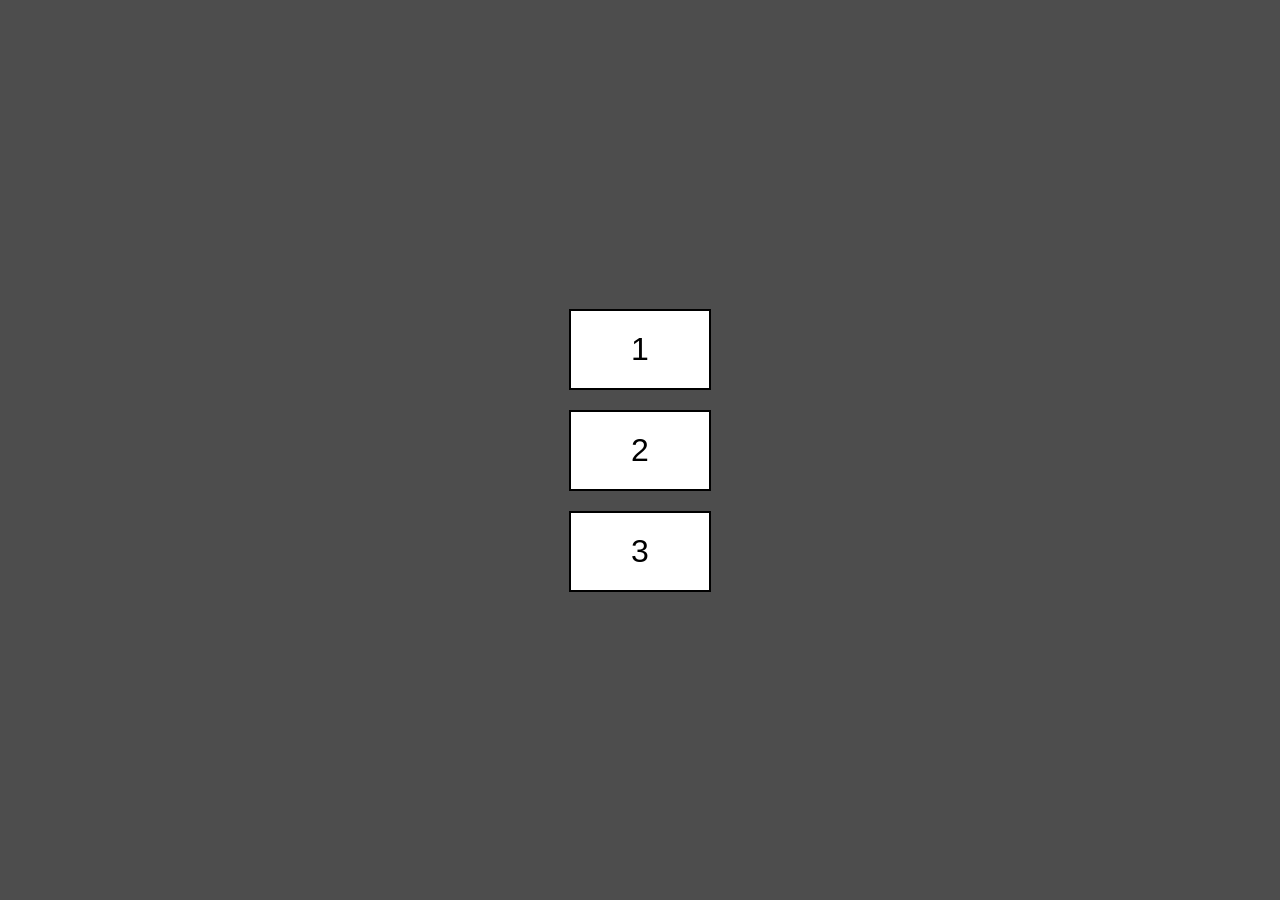
<file: index.html>
<!DOCTYPE html>
<html lang="en">
<head>
    <meta charset="UTF-8">
    <meta name="viewport" content="width=device-width, initial-scale=1.0">
    <title>Assignment 5</title>
    <style>
        body {
            display: flex;
            flex-direction: column;
            justify-content: center;
            align-items: center;
            height: 100vh;
            margin: 0;
            font-family: sans-serif;
            gap: 20px;
            background-color: #4d4d4d;
        }
        .btn {
            font-size: 2rem;
            padding: 20px 60px;
            cursor: pointer;
            text-decoration: none;
            color: black;
            border: 2px solid black;
            background: white;
            text-align: center;
        }
        .btn:hover {
            background: black;
            color: white;
        }
    </style>
</head>
<body>

    <a href="task1/task1.html" class="btn">1</a>
    <a href="task2/task2.html" class="btn">2</a>
    <a href="task3/task3.html" class="btn">3</a>

</body>
</html>
</file>
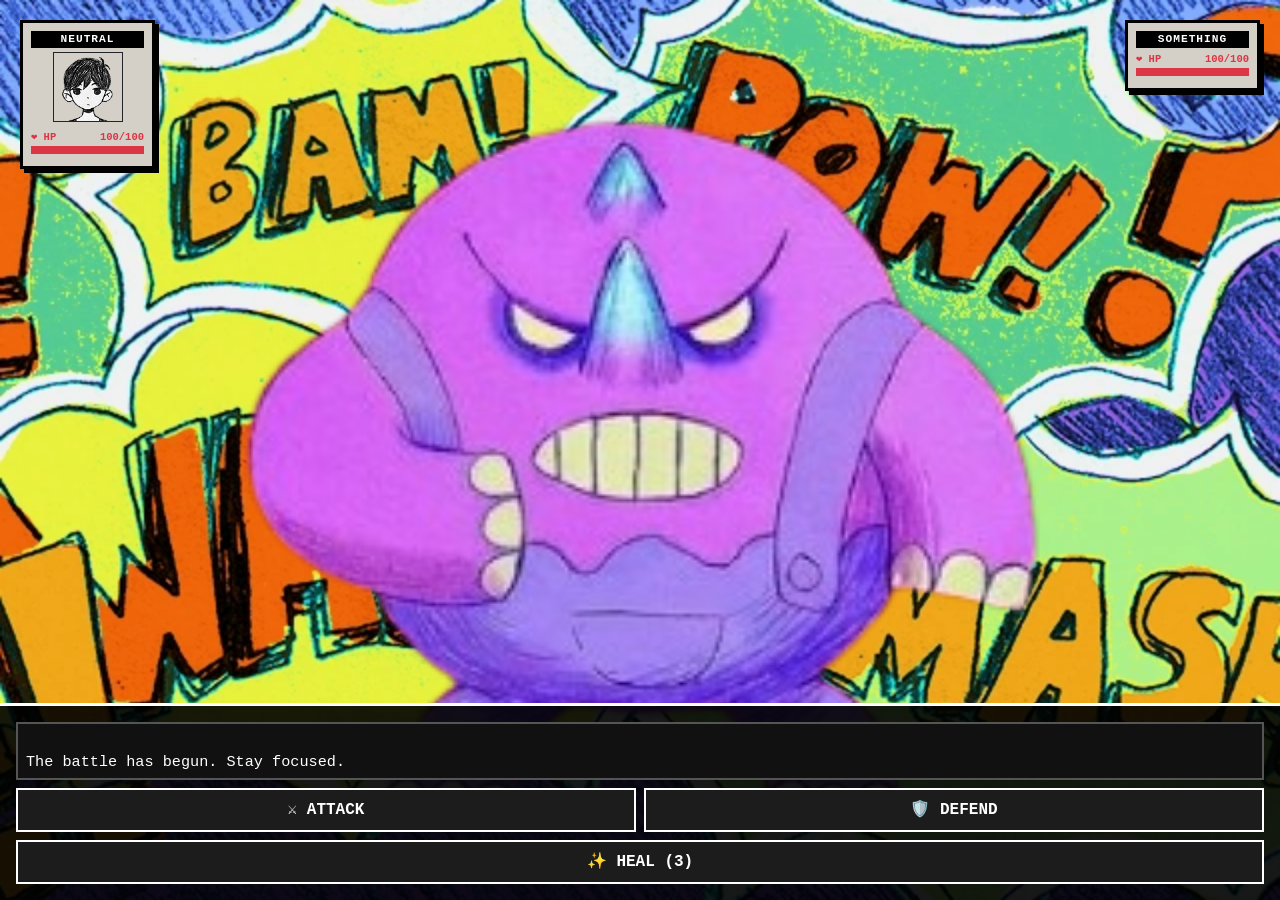
<file: task1/task1.html>
<!DOCTYPE html>
<html lang="en">
<head>
    <meta charset="UTF-8">
    <meta name="viewport" content="width=device-width, initial-scale=1.0">
    <title>OMORI Battle - Task 1</title>
    <link href="https://cdn.jsdelivr.net/npm/bootstrap@5.3.3/dist/css/bootstrap.min.css" rel="stylesheet">
    <link rel="stylesheet" href="style.css">
</head>
<body class="d-flex justify-content-center align-items-center vh-100 m-0 overflow-hidden">

    <div class="omori-stage position-relative w-100 h-100 shadow-lg">
        
        <div class="hero-status-card p-2">
            <div class="status-header text-center fw-bold mb-1">NEUTRAL</div>
            <div class="text-center mb-2">
                <img id="heroImage" src="images/omori.png" alt="OMORI" class="img-fluid border border-dark" style="width: 70px; height: 70px; object-fit: cover;">
            </div>
            <div class="mb-1">
                <div class="d-flex justify-content-between small fw-bold text-danger"><span>❤️ HP</span><span id="heroHpText">100/100</span></div>
                <div class="progress rounded-0" style="height: 8px;"><div id="heroHpBar" class="progress-bar bg-danger" style="width: 100%"></div></div>
            </div>
        </div>

        <div class="enemy-status-card p-2">
            <div class="status-header text-center fw-bold mb-1">SOMETHING</div>
            <div class="mb-1">
                <div class="d-flex justify-content-between small fw-bold text-danger"><span>❤️ HP</span><span id="enemyHpText">100/100</span></div>
                <div class="progress rounded-0" style="height: 8px;"><div id="enemyHpBar" class="progress-bar bg-danger" style="width: 100%"></div></div>
            </div>
        </div>

        <div class="enemy-container position-absolute top-50 start-50 translate-middle text-center">
            <img id="enemyImage" src="images/enemy.png" alt="Enemy" class="enemy-sprite">
        </div>

        <div class="omori-bottom-panel position-absolute bottom-0 start-0 w-100 p-3">
            <div id="logBox" class="omori-log mb-2 text-white px-2 py-1">
                The battle has begun. Stay focused.
            </div>

            <div id="actionButtons" class="row g-2">
                <div class="col-6">
                    <button id="attackBtn" class="btn omori-action-btn w-100 py-2">⚔️ ATTACK</button>
                </div>
                <div class="col-6">
                    <button id="defendBtn" class="btn omori-action-btn w-100 py-2">🛡️ DEFEND</button>
                </div>
                <div class="col-12">
                    <button id="healBtn" class="btn omori-action-btn w-100 py-2">✨ HEAL (<span id="healCount">3</span>)</button>
                </div>
            </div>

            <div id="restartContainer" class="d-none text-center">
                <button id="restartBtn" class="btn btn-light w-100 fw-bold rounded-0 py-2">RETRY</button>
            </div>
        </div>
    </div>

    <script src="main.js" defer></script>
</body>
</html>
</file>
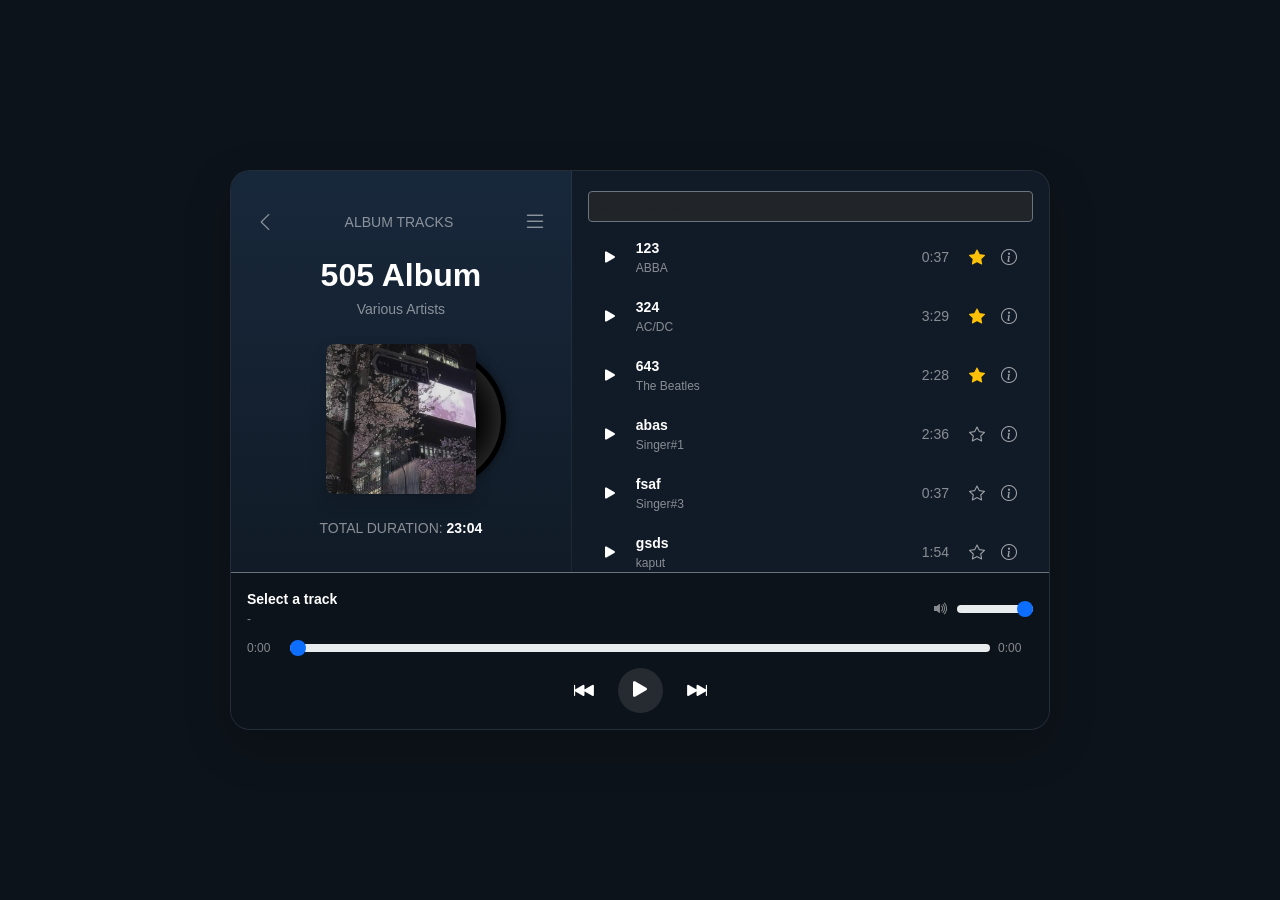
<file: task2/task2.html>
<!DOCTYPE html>
<html lang="en">
<head>
    <meta charset="UTF-8">
    <meta name="viewport" content="width=device-width, initial-scale=1.0">
    <title>Album Playlist - Task 2</title>
    <link href="https://cdn.jsdelivr.net/npm/bootstrap@5.3.3/dist/css/bootstrap.min.css" rel="stylesheet">
    <link rel="stylesheet" href="https://cdn.jsdelivr.net/npm/bootstrap-icons@1.11.3/font/bootstrap-icons.min.css">
    <link rel="stylesheet" href="style.css">
</head>
<body class="d-flex justify-content-center align-items-center min-vh-100 m-0">

    <div class="player-card shadow-lg position-relative overflow-hidden d-flex flex-column justify-content-between">
        
        <div class="row g-0 flex-grow-1 overflow-hidden">
            <div class="col-12 col-md-5 player-header text-center p-4 d-flex flex-column justify-content-center align-items-center">
                <div class="w-100 d-flex justify-content-between align-items-center text-white-50 mb-3">
                    <i class="bi bi-chevron-left fs-5"></i>
                    <span class="text-uppercase tracking-wider small">ALBUM TRACKS</span>
                    <i class="bi bi-list fs-4"></i>
                </div>

                <h2 class="album-title text-white fw-bold mb-1" id="albumName"></h2>
                <p class="album-artist text-white-50 small mb-4" id="albumArtist"></p>

                <div class="cover-wrapper mx-auto position-relative">
                    <div class="vinyl-record" id="vinylRecord"></div>
                    <img id="albumCover" src="images/cover.jpg" alt="Album Cover" class="album-cover img-fluid shadow">
                </div>

                <div class="mt-4 text-white-50 small">
                    <span>TOTAL DURATION: </span>
                    <span id="totalDuration" class="fw-bold text-white">Calculating...</span>
                </div>
            </div>

            <div class="col-12 col-md-7 playlist-wrapper p-3 d-flex flex-column">
                <div id="alertContainer" class="mb-1"></div>
                <div id="searchContainer" class="mb-2"></div>
                <div class="playlist-container flex-grow-1 overflow-y-auto">
                    <div id="playlist" class="list-group list-group-flush"></div>
                </div>
            </div>
        </div>

        <div class="player-controls-panel p-3 border-top border-secondary text-white w-100">
            <div class="d-flex justify-content-between align-items-center mb-2">
                <div class="text-truncate me-2">
                    <div id="currentTrackTitle" class="fw-bold small text-truncate">Select a track</div>
                    <div id="currentTrackArtist" class="text-white-50 extra-small" style="font-size: 0.75rem;">-</div>
                </div>
                <div class="d-flex align-items-center gap-2 volume-control">
                    <i class="bi bi-volume-up-fill text-white-50"></i>
                    <input type="range" id="volumeSlider" class="form-range" min="0" max="1" step="0.01" value="1">
                </div>
            </div>

            <div class="d-flex align-items-center gap-2 mb-2">
                <span id="currentTime" class="time-label text-white-50">0:00</span>
                <input type="range" id="progressSlider" class="form-range flex-grow-1" min="0" max="100" value="0">
                <span id="durationTime" class="time-label text-white-50">0:00</span>
            </div>

            <div class="d-flex justify-content-center align-items-center gap-4">
                <button class="control-btn" id="prevBtn"><i class="bi bi-skip-backward-fill fs-5"></i></button>
                <button class="control-btn play-main-btn" id="playPauseBtn"><i class="bi bi-play-fill fs-3"></i></button>
                <button class="control-btn" id="nextBtn"><i class="bi bi-skip-forward-fill fs-5"></i></button>
            </div>
        </div>

        <audio id="audioPlayer"></audio>
    </div>

    <div class="modal fade" id="trackModal" tabindex="-1" aria-hidden="true">
        <div class="modal-dialog modal-dialog-centered">
            <div class="modal-content bg-dark text-white border-secondary">
                <div class="modal-header border-secondary">
                    <h5 class="modal-title" id="modalTrackTitle">Track Details</h5>
                    <button type="button" class="btn-close btn-close-white" data-bs-dismiss="modal" aria-label="Close"></button>
                </div>
                <div class="modal-body text-center">
                    <img id="modalCover" src="images/cover.jpg" class="img-fluid rounded mb-3 style-modal-img" alt="Cover">
                    <h4 id="modalTitle" class="fw-bold mb-1"></h4>
                    <p id="modalArtist" class="text-white-50 mb-2"></p>
                    <p id="modalDuration" class="small text-info mb-0"></p>
                </div>
            </div>
        </div>
    </div>

    <script src="https://cdn.jsdelivr.net/npm/bootstrap@5.3.3/dist/js/bootstrap.bundle.min.js"></script>
    <script src="main.js" defer></script>
</body>
</html>
</file>
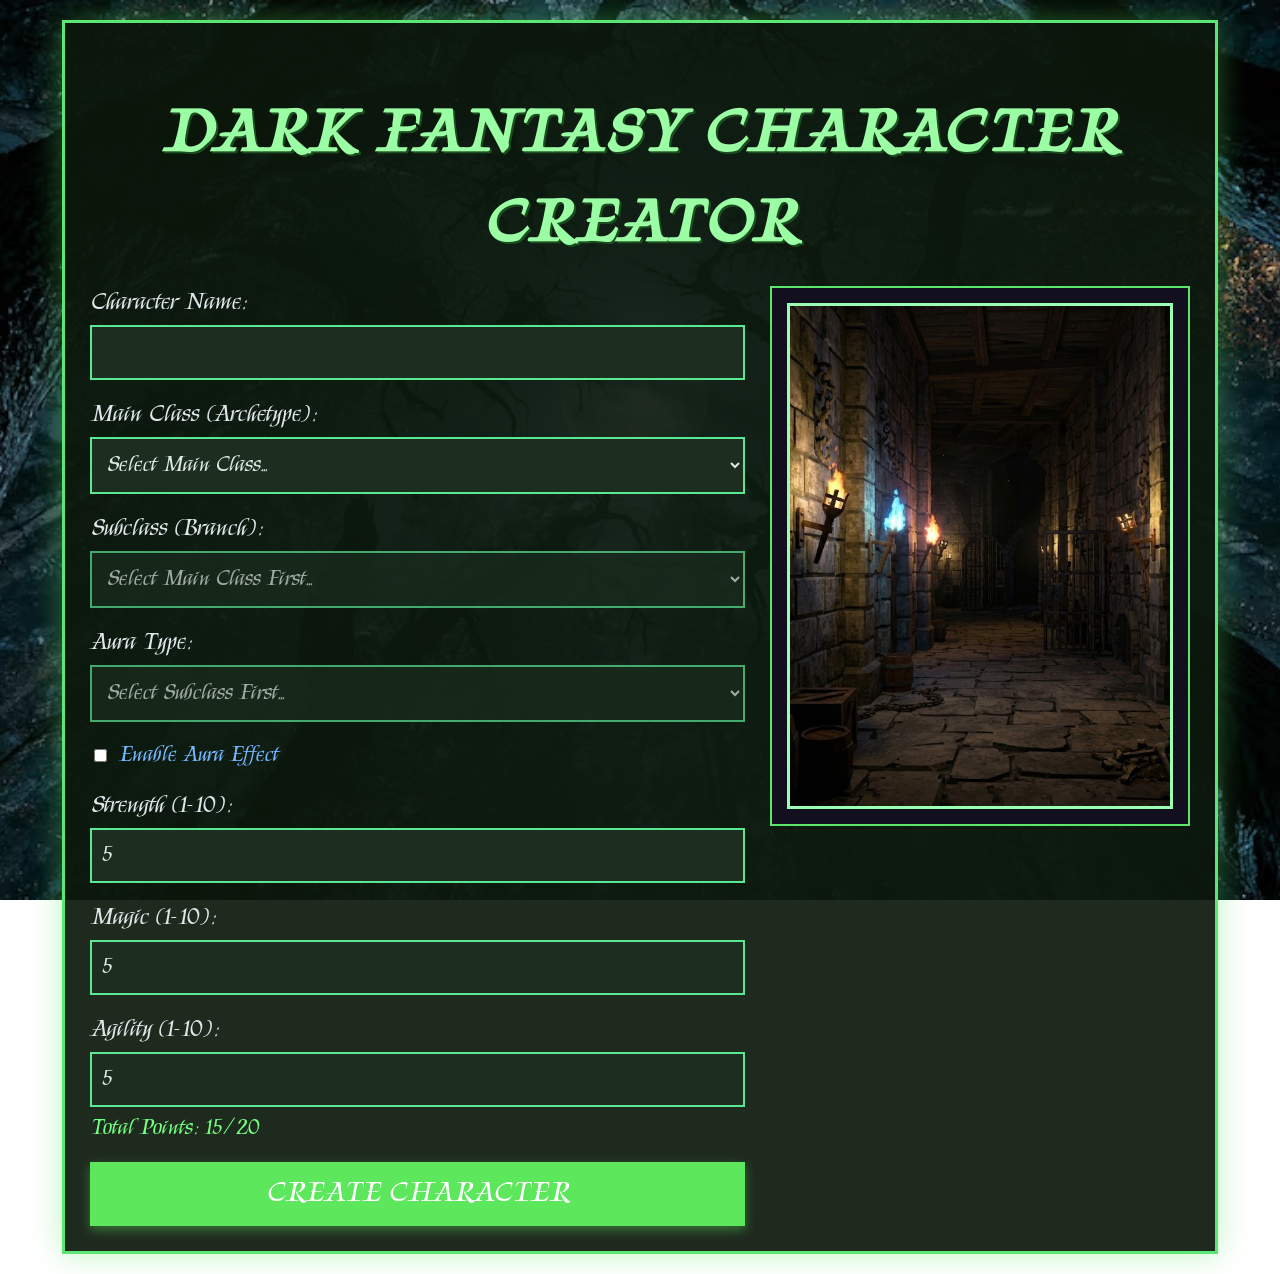
<file: task3/task3.html>
<!DOCTYPE html>
<html lang="en">
<head>
    <meta charset="UTF-8">
    <meta name="viewport" content="width=device-width, initial-scale=1.0">
    <title>Dark Fantasy Character Creator - Task 3</title>
    <link rel="preconnect" href="https://fonts.googleapis.com">
    <link rel="preconnect" href="https://fonts.gstatic.com" crossorigin>
    <link href="https://fonts.googleapis.com/css2?family=Kings&display=swap" rel="stylesheet">
    <link rel="stylesheet" href="style.css">
</head>
<body>
    <div class="container">
        <h1>DARK FANTASY CHARACTER CREATOR</h1>
        <div id="errorSummary" class="error-summary d-none" aria-live="polite"></div>
        
        <div class="main-layout">
            <form id="charForm" novalidate>
                <div class="form-group">
                    <label for="charName">Character Name:</label>
                    <input type="text" id="charName" aria-invalid="false">
                    <div class="error-msg" id="charNameError"></div>
                </div>

                <div class="form-group">
                    <label for="mainClass">Main Class (Archetype):</label>
                    <select id="mainClass" aria-invalid="false">
                        <option value="">Select Main Class...</option>
                        <option value="Knight">Knight</option>
                        <option value="Mage">Mage</option>
                        <option value="Rogue">Rogue</option>
                        <option value="Alchemist">Alchemist</option>
                    </select>
                    <div class="error-msg" id="mainClassError"></div>
                </div>

                <div class="form-group">
                    <label for="subClass">Subclass (Branch):</label>
                    <select id="subClass" aria-invalid="false" disabled>
                        <option value="">Select Main Class First...</option>
                    </select>
                    <div class="error-msg" id="subClassError"></div>
                </div>

                <div class="form-group">
                    <label for="auraType">Aura Type:</label>
                    <select id="auraType" aria-invalid="false" disabled>
                        <option value="">Select Subclass First...</option>
                    </select>
                    <div class="error-msg" id="auraTypeError"></div>
                </div>

                <div class="form-group checkbox-group">
                    <label>
                        <input type="checkbox" id="auraToggle"> Enable Aura Effect
                    </label>
                </div>

                <div class="form-group">
                    <label for="strength">Strength (1-10):</label>
                    <input type="number" id="strength" min="1" max="10" value="5" aria-invalid="false">
                    <div class="error-msg" id="strengthError"></div>
                </div>

                <div class="form-group">
                    <label for="magic">Magic (1-10):</label>
                    <input type="number" id="magic" min="1" max="10" value="5" aria-invalid="false">
                    <div class="error-msg" id="magicError"></div>
                </div>

                <div class="form-group">
                    <label for="agility">Agility (1-10):</label>
                    <input type="number" id="agility" min="1" max="10" value="5" aria-invalid="false">
                    <div class="error-msg" id="agilityError"></div>
                    <div class="points-counter">Total Points: <span id="totalPoints">15</span>/20</div>
                </div>

                <button type="submit" id="submitBtn">CREATE CHARACTER</button>
            </form>

            <div class="preview-panel">
                <div class="preview-container" id="previewContainer">
                    <div class="dungeon-bg"></div>
                    <div class="aura-layer" id="previewAura"></div>
                    <div class="sprite-layer" id="previewSprite"></div>
                </div>
            </div>
        </div>
    </div>

    <div id="modalOverlay" class="modal-overlay d-none">
        <div class="modal-content">
            <button id="closeModal" class="modal-close">&times;</button>
            <div class="guild-seal"></div>
            <div class="parchment-sheet">
                <div class="modal-preview">
                    <div class="modal-aura-layer" id="modalAura"></div>
                    <div class="modal-sprite-layer" id="modalSprite"></div>
                </div>
                <div class="modal-info">
                    <h2 id="modalName">Hero Name</h2>
                    <p class="modal-class" id="modalClass">Archetype - Subclass</p>
                    <p class="modal-desc" id="modalDesc">Description goes here...</p>
                    <div class="modal-stats">
                        <div class="modal-stat-box"><span>STRENGTH</span><strong id="modalStr">0</strong></div>
                        <div class="modal-stat-box"><span>MAGIC</span><strong id="modalMag">0</strong></div>
                        <div class="modal-stat-box"><span>AGILITY</span><strong id="modalAgi">0</strong></div>
                    </div>
                </div>
            </div>
        </div>
    </div>
    <script src="main.js"></script>
</body>
</html>
</file>
<file: task1/style.css>
body {
    background-color: #0b0b0b;
    font-family: 'Courier New', Courier, monospace;
    user-select: none;
}

.omori-stage {
    width: 100vw;
    height: 100vh;
    background-image: url('images/background1.png');
    background-size: cover;
    background-position: center;
    border: none;
    position: relative;
}

.hero-status-card {
    position: absolute;
    top: 20px;
    left: 20px;
    width: 135px;
    background: #d4d0c8;
    border: 3px solid #000;
    box-shadow: 4px 4px 0px #000;
    font-size: 0.75rem;
    z-index: 10;
}

.enemy-status-card {
    position: absolute;
    top: 20px;
    right: 20px;
    width: 135px;
    background: #d4d0c8;
    border: 3px solid #000;
    box-shadow: 4px 4px 0px #000;
    font-size: 0.75rem;
    z-index: 10;
}

.status-header {
    background: #000;
    color: #fff;
    font-size: 0.7rem;
    letter-spacing: 1px;
}

.enemy-sprite {
    max-height: 35vh; 
    width: auto;
    transition: transform 0.2s ease-in-out;
}

@media (min-width: 992px) {
    .enemy-sprite {
        height: 85vh;
        max-height: none;
    }
}

.enemy-scale {
    transform: scale(1.15);
}

@keyframes shake {
    0% { transform: translate(0, 0) rotate(0deg); }
    20% { transform: translate(-8px, 4px) rotate(-3deg); }
    40% { transform: translate(8px, -4px) rotate(3deg); }
    60% { transform: translate(-6px, -2px) rotate(-1deg); }
    80% { transform: translate(6px, 2px) rotate(1deg); }
    100% { transform: translate(0, 0) rotate(0deg); }
}

.shake-animation {
    animation: shake 0.4s ease-in-out;
}

.omori-bottom-panel {
    background: rgba(0, 0, 0, 0.9);
    border-top: 3px solid #fff;
    z-index: 10;
}

.omori-log {
    background-color: #111;
    border: 2px solid #555;
/*    height: 45px; */
    font-size: 0.95rem;
    overflow: hidden;
    height: auto; white-space: pre-line;
}

.omori-action-btn {
    background-color: #1c1c1c;
    color: #fff;
    border: 2px solid #fff;
    border-radius: 0px;
    font-weight: bold;
    text-transform: uppercase;
    transition: 0.1s;
}

.omori-action-btn:hover:not(:disabled) {
    background-color: #fff;
    color: #000;
}

.omori-action-btn:disabled {
    background-color: #333;
    color: #777;
    border-color: #555;
}
</file>
<file: task2/style.css>
body {
    background-color: #0d131a;
    font-family: -apple-system, BlinkMacSystemFont, "Segoe UI", Roboto, sans-serif;
    user-select: none;
}

.player-card {
    width: 420px;
    max-width: 100%;
    display: flex;
    flex-direction: column;
    justify-content: space-between;
    min-height: 100vh; 
    background: #111b27;
    border-radius: 0;
    border: none;
}
@media (min-width: 768px) {
    body {
        overflow: hidden;
    }
    .player-card {
        width: 820px;
        max-width: 820px;
        height: 560px;
        min-height: 560px;
        max-height: 560px;
        border-radius: 20px;
        border: 1px solid rgba(255, 255, 255, 0.08);
    }
}
.player-header {
    background: linear-gradient(180deg, #18283b 0%, #111b27 100%);
    height: 100%;
}

@media (min-width: 768px) {
    .player-header {
        border-right: 1px solid rgba(255, 255, 255, 0.05);
    }
}

.cover-wrapper {
    width: 130px;
    height: 130px;
}

@media (min-width: 768px) {
    .cover-wrapper {
        width: 150px;
        height: 150px;
    }
}

.album-cover {
    width: 100%;
    height: 100%;
    object-fit: cover;
    border-radius: 8px;
    position: relative;
    z-index: 2;
}

.vinyl-record {
    width: 120px;
    height: 120px;
    background: radial-gradient(circle, #222 25%, #000 26%, #111 35%, #000 36%, #222 65%, #000 66%);
    border-radius: 50%;
    position: absolute;
    top: 5px;
    right: -25px;
    z-index: 1;
    box-shadow: 0 0 10px rgba(0,0,0,0.5);
    transition: transform 0.5s ease;
}

@media (min-width: 768px) {
    .vinyl-record {
        width: 140px;
        height: 140px;
        right: -30px;
    }
}

.vinyl-rotating {
    animation: rotateVinyl 3s linear infinite;
}

@keyframes rotateVinyl {
    from { transform: rotate(0deg); }
    to { transform: rotate(360deg); }
}

.playlist-wrapper {
    height: auto; 
    flex-grow: 1;
    overflow: hidden;
}

.playlist-container::-webkit-scrollbar {
    width: 4px;
}

.playlist-container::-webkit-scrollbar-thumb {
    background: rgba(255, 255, 255, 0.2);
    border-radius: 2px;
}

.track-item {
    background: transparent;
    border: none;
    color: #fff;
    padding: 8px 12px;
    border-radius: 8px;
    transition: background 0.2s ease;
    cursor: pointer;
}

.track-item:hover {
    background: rgba(255, 255, 255, 0.05);
}

.track-item.active {
    background: rgba(255, 255, 255, 0.1);
}

.track-icon-btn {
    background: none;
    border: none;
    color: rgba(255, 255, 255, 0.6);
    padding: 4px;
    transition: color 0.2s;
}

.track-icon-btn:hover {
    color: #fff;
}

.player-controls-panel {
    background: #0d131a;
    border-top: 1px solid rgba(255, 255, 255, 0.05);
}

.control-btn {
    background: none;
    border: none;
    color: #fff;
    padding: 0;
    transition: color 0.2s, transform 0.1s;
}

.control-btn:hover {
    color: #0dcaf0;
}

.control-btn:active {
    transform: scale(0.95);
}

.play-main-btn {
    width: 45px;
    height: 45px;
    background: rgba(255, 255, 255, 0.1);
    border-radius: 50%;
    display: flex;
    align-items: center;
    justify-content: center;
}

.play-main-btn:hover {
    background: rgba(255, 255, 255, 0.2);
    color: #fff;
}

.time-label {
    font-size: 0.75rem;
    min-width: 35px;
}

.volume-control {
    width: 100px;
}

.form-range {
    cursor: pointer;
}

.style-modal-img {
    max-height: 200px;
    object-fit: cover;
}

@media (max-width: 767.98px) {
    body {
        overflow-y: auto;
        height: auto;
    }
    .player-card {
        min-height: auto;
    }
    .playlist-container {
        max-height: 280px;
        overflow-y: auto;
    }
}
</file>
<file: task3/style.css>
* {
    font-family: "Kings", cursive, serif !important;
}

body {
    background-image: url('images/bg.jpg');
    background-size: cover;
    background-position: center;
    background-attachment: fixed;
    background-repeat: no-repeat;
    color: #e2d9f3;
    font-size: 1.3rem;
    margin: 0;
    padding: 20px;
}

.container {
    max-width: 1100px;
    margin: 0 auto;
    background: rgba(12, 24, 13, 0.92);
    border: 3px solid #5ce775;
    padding: 25px;
    box-shadow: 0 0 30px rgba(92, 231, 101, 0.4);
}

h1 {
    font-size: 4rem;
    letter-spacing: 2px;
    text-align: center;
    color: #9bfea5;
    text-shadow: 2px 2px #1b4e1e;
    margin-bottom: 15px;
}

.error-summary {
    background: #3d1424;
    border: 2px solid #ff7675;
    color: #fab1a0;
    padding: 12px;
    margin-bottom: 15px;
    font-size: 1.4rem;
    font-weight: bold;
}

.d-none {
    display: none !important;
}

.main-layout {
    display: flex;
    gap: 25px;
    flex-wrap: wrap;
    align-items: flex-start;
}

form {
    flex: 1;
    min-width: 320px;
}

.form-group {
    margin-bottom: 18px;
    opacity: 0;
    transform: translateY(15px);
    animation: fadeInField 0.5s ease forwards;
}

.form-group:nth-child(1) { animation-delay: 0.1s; }
.form-group:nth-child(2) { animation-delay: 0.2s; }
.form-group:nth-child(3) { animation-delay: 0.3s; }
.form-group:nth-child(4) { animation-delay: 0.4s; }
.form-group:nth-child(5) { animation-delay: 0.5s; }
.form-group:nth-child(6) { animation-delay: 0.6s; }
.form-group:nth-child(7) { animation-delay: 0.7s; }
.form-group:nth-child(8) { animation-delay: 0.8s; }

@keyframes fadeInField {
    to {
        opacity: 1;
        transform: translateY(0);
    }
}

.checkbox-group label {
    display: flex;
    align-items: center;
    gap: 8px;
    cursor: pointer;
    color: #74b9ff;
    font-size: 1.4rem;
}

.checkbox-group input[type="checkbox"] {
    width: auto;
    cursor: pointer;
}

label {
    display: block;
    margin-bottom: 5px;
    color: #dfe6e9;
    font-size: 1.5rem;
}

input, select {
    width: 100%;
    padding: 10px;
    background: #1b2e1f;
    border: 2px solid #5ce794;
    color: #dfe9e2;
    font-size: 1.4rem;
    box-sizing: border-box;
}

input[aria-invalid="true"], select[aria-invalid="true"] {
    border-color: #ff7675;
    background: #2d1522;
}

.error-msg {
    color: #ff7675;
    font-size: 1.2rem;
    margin-top: 4px;
}

.points-counter {
    font-size: 1.4rem;
    color: #74ff80;
    margin-top: 6px;
}

button[type="submit"] {
    width: 100%;
    padding: 12px;
    background: #5ce75c;
    border: none;
    color: #fff;
    font-size: 1.8rem;
    cursor: pointer;
    text-transform: uppercase;
    box-shadow: 0 4px 10px rgba(92, 231, 94, 0.4);
    transition: background 0.2s;
}

button[type="submit"]:hover {
    background: #a29bfe;
    color: #0f0c18;
}

.preview-panel {
    background: #120f1f;
    border: 2px solid #5ce76c;
    padding: 15px;
    display: flex;
    align-items: center;
    justify-content: center;
}

.preview-container {
    width: 380px;
    height: 500px;
    position: relative;
    overflow: hidden;
    border: 3px solid #9bfeb5;
    background: #000;
    display: flex;
    align-items: center;
    justify-content: center;
}

.dungeon-bg {
    position: absolute;
    inset: 0;
    background-image: url('images/dungeon_bg.png');
    background-size: cover;
    background-position: center;
    z-index: 1;
}

.aura-layer {
    position: absolute;
    width: 320px;
    height: 320px;
    background-size: contain;
    background-repeat: no-repeat;
    background-position: center;
    z-index: 2;
    opacity: 0;
    transition: opacity 0.3s ease;
}

.aura-layer.active {
    opacity: 0.9;
    animation: rotateAura 12s linear infinite;
}

@keyframes rotateAura {
    from { transform: rotate(0deg); }
    to { transform: rotate(360deg); }
}

.sprite-layer {
    position: absolute;
    width: 340px;
    height: 440px;
    bottom: 10px;
    z-index: 3;
    background-size: contain;
    background-repeat: no-repeat;
    background-position: bottom center;
    transition: background-image 0.3s ease;
}

.modal-overlay {
    position: fixed;
    inset: 0;
    background: rgba(0, 0, 0, 0.85);
    backdrop-filter: blur(5px);
    display: flex;
    align-items: center;
    justify-content: center;
    z-index: 1000;
    padding: 20px;
}

.modal-content {
    position: relative;
    width: 810px;
    height: 540px;
    max-width: 95vw;
    max-height: 90vh;
    background-image: url('images/parchment.png');
    background-size: 100% 100%;
    background-repeat: no-repeat;
    padding: 60px 90px;
    box-sizing: border-box;
    color: #2c1d11;
    animation: modalAppear 0.5s cubic-bezier(0.175, 0.885, 0.32, 1.275) forwards;
}

@keyframes modalAppear {
    from {
        transform: scale(0.6) rotate(-3deg);
        opacity: 0;
    }
    to {
        transform: scale(1) rotate(0deg);
        opacity: 1;
    }
}

.modal-close {
    position: absolute;
    top: 25px;
    right: 85px;
    background: none;
    border: none;
    font-size: 1.8rem;
    color: #4a2e18;
    cursor: pointer;
    line-height: 1;
    z-index: 10;
}

.guild-seal {
    position: absolute;
    top: 80px;
    right: 140px;
    width: 140px;
    height: 140px;
    background-image: url('images/guild_seal.png');
    background-size: contain;
    background-repeat: no-repeat;
    background-position: center;
    opacity: 0.9;
    transform: rotate(15deg);
    pointer-events: none;
    z-index: 5;
}

.parchment-sheet {
    display: flex;
    gap: 20px;
    align-items: center;
    height: 100%;
    position: relative;
}

.modal-preview {
    width: 260px;
    height: 360px;
    position: relative;
    display: flex;
    align-items: center;
    justify-content: center;
    margin-left: 40px;
}

.modal-aura-layer {
    position: absolute;
    width: 260px;
    height: 260px;
    bottom: 70px;
    background-size: contain;
    background-repeat: no-repeat;
    background-position: center;
    z-index: 1;
    opacity: 0;
}

.modal-aura-layer.active {
    opacity: 0.85;
    animation: rotateAura 12s linear infinite;
}

.modal-sprite-layer {
    position: absolute;
    width: 250px;
    height: 350px;
    bottom: 50px;
    z-index: 2;
    background-size: contain;
    background-repeat: no-repeat;
    background-position: bottom center;
}

.modal-info {
    flex: 1;
    display: flex;
    flex-direction: column;
    justify-content: center;
    padding-top: 10px;
}

.modal-info h2 {
    font-size: 2.3rem;
    margin: 0 0 2px 0;
    color: #3d1c06;
    text-shadow: none;
    text-align: left;
    word-break: break-word;
}

.modal-class {
    font-size: 1.2rem;
    margin: 0 0 8px 0;
    color: #5c3214;
    font-weight: bold;
}

.modal-desc {
    font-size: 1.05rem;
    line-height: 1.15;
    color: #2c1d11;
    max-width: 250px;
    margin-bottom: 12px;
    margin-left: -20px;
}

.modal-stats {
    display: flex;
    gap: 8px;
    max-width: 300px;
    margin-left: -40px;
}

.modal-stat-box {
    flex: 1;
    background: rgba(74, 46, 24, 0.08);
    border: 1px solid #5c3214;
    padding: 4px;
    text-align: center;
}

.modal-stat-box span {
    display: block;
    font-size: 0.85rem;
    color: #5c3214;
}

.modal-stat-box strong {
    font-size: 1.3rem;
    color: #2c1d11;
}

@media (max-width: 768px) {
    body {
        padding: 10px;
    }

    .container {
        padding: 15px;
    }

    h1 {
        font-size: 2.5rem;
    }

    .main-layout {
        flex-direction: column;
    }

    form {
        width: 100%;
    }

    .preview-panel {
        width: 100%;
        box-sizing: border-box;
    }

    .preview-container {
        width: 100%;
        height: 420px;
    }

    .modal-content {
        width: 95vw;
        height: auto;
        min-height: 520px;
        padding: 40px 25px;
        background-size: 100% 100%;
    }

    .modal-close {
        top: 15px;
        right: 25px;
    }

    .guild-seal {
        display: none;
    }

    .parchment-sheet {
        flex-direction: column;
        justify-content: center;
        gap: 10px;
    }

    .modal-preview {
        width: 100%;
        height: 250px;
        margin-left: 0;
    }

    .modal-aura-layer {
        width: 200px;
        height: 200px;
        bottom: 10px;
    }

    .modal-sprite-layer {
        width: 200px;
        height: 240px;
        bottom: 0;
    }

    .modal-info {
        width: 100%;
        padding-right: 0;
        padding-top: 0;
        align-items: center;
        text-align: center;
    }

    .modal-info h2 {
        font-size: 2.2rem;
        text-align: center;
    }

    .modal-class {
        font-size: 1.1rem;
        text-align: center;
    }

    .modal-desc {
        display: none;
    }

    .modal-stats {
        width: 75%;
        max-width: 75%;
        margin-left: 0;
        margin-right: 10px;
        margin-bottom:40px;
    }
}
</file>
